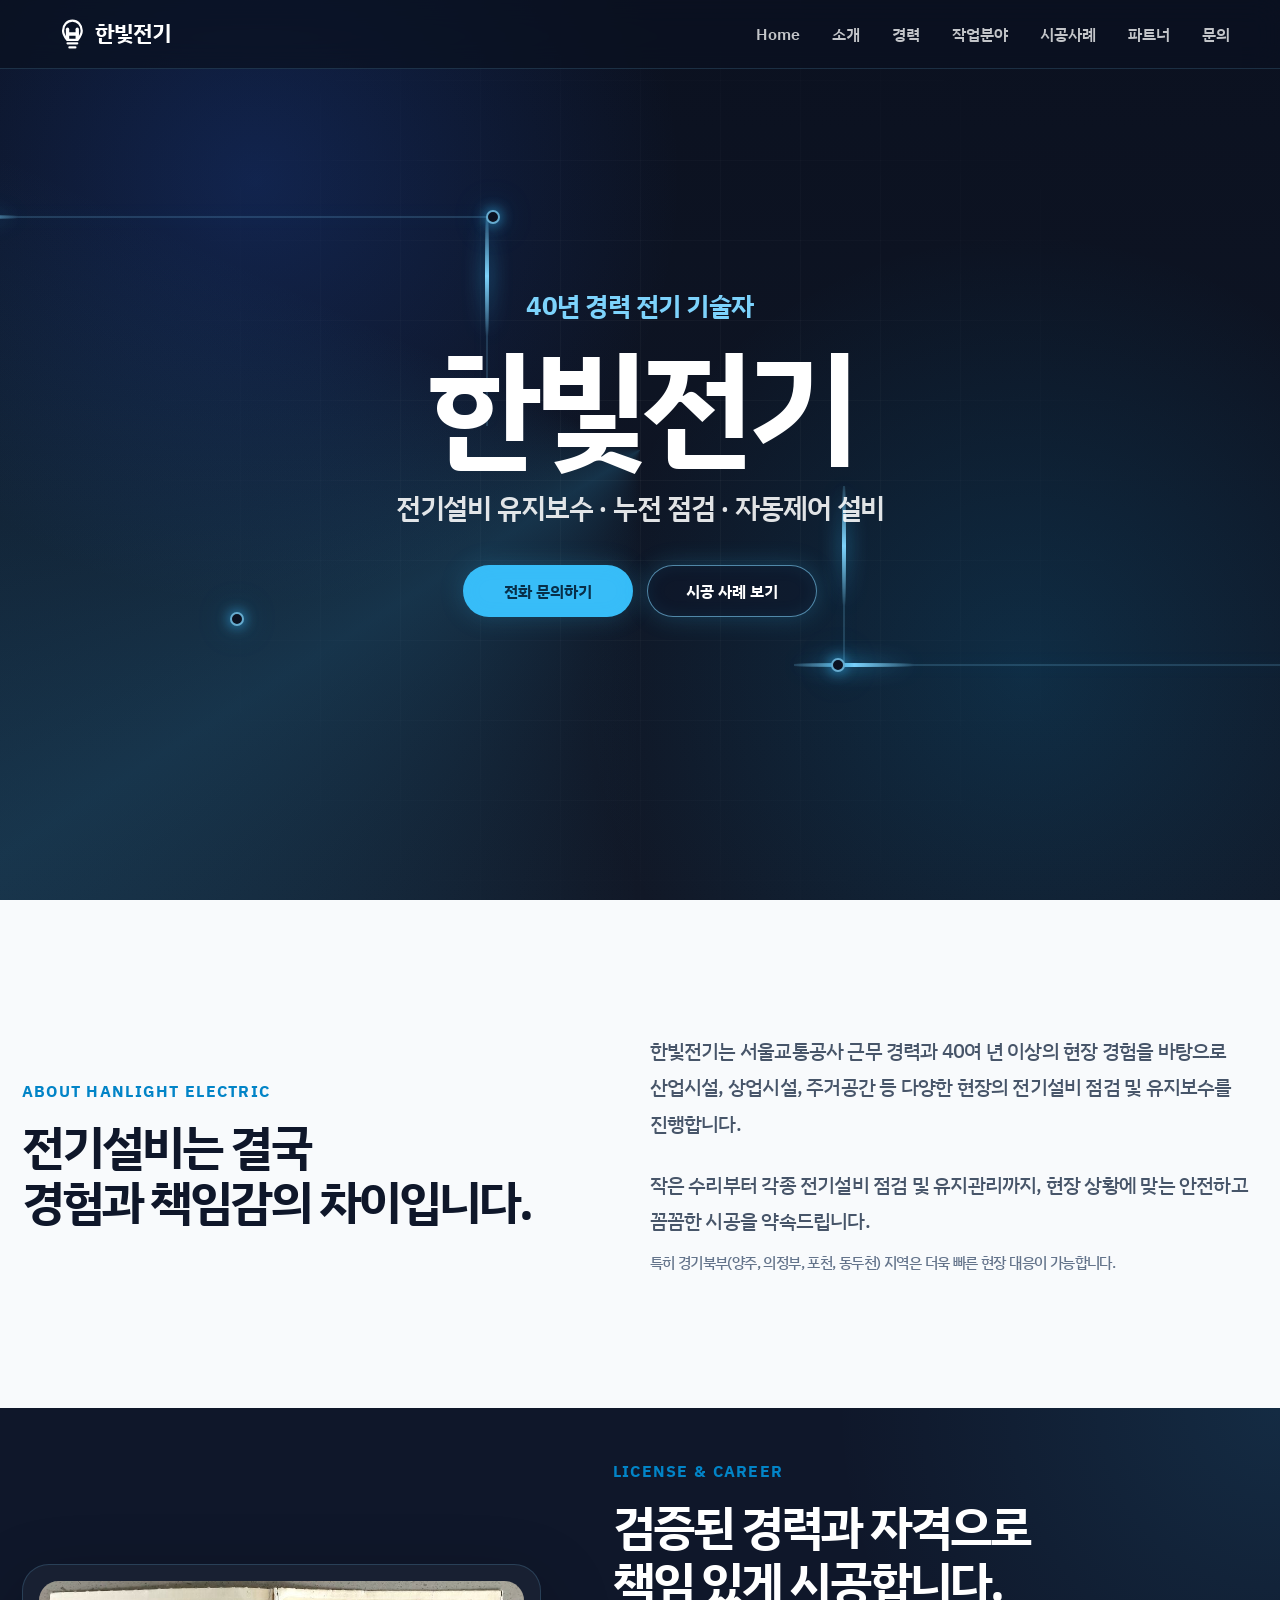
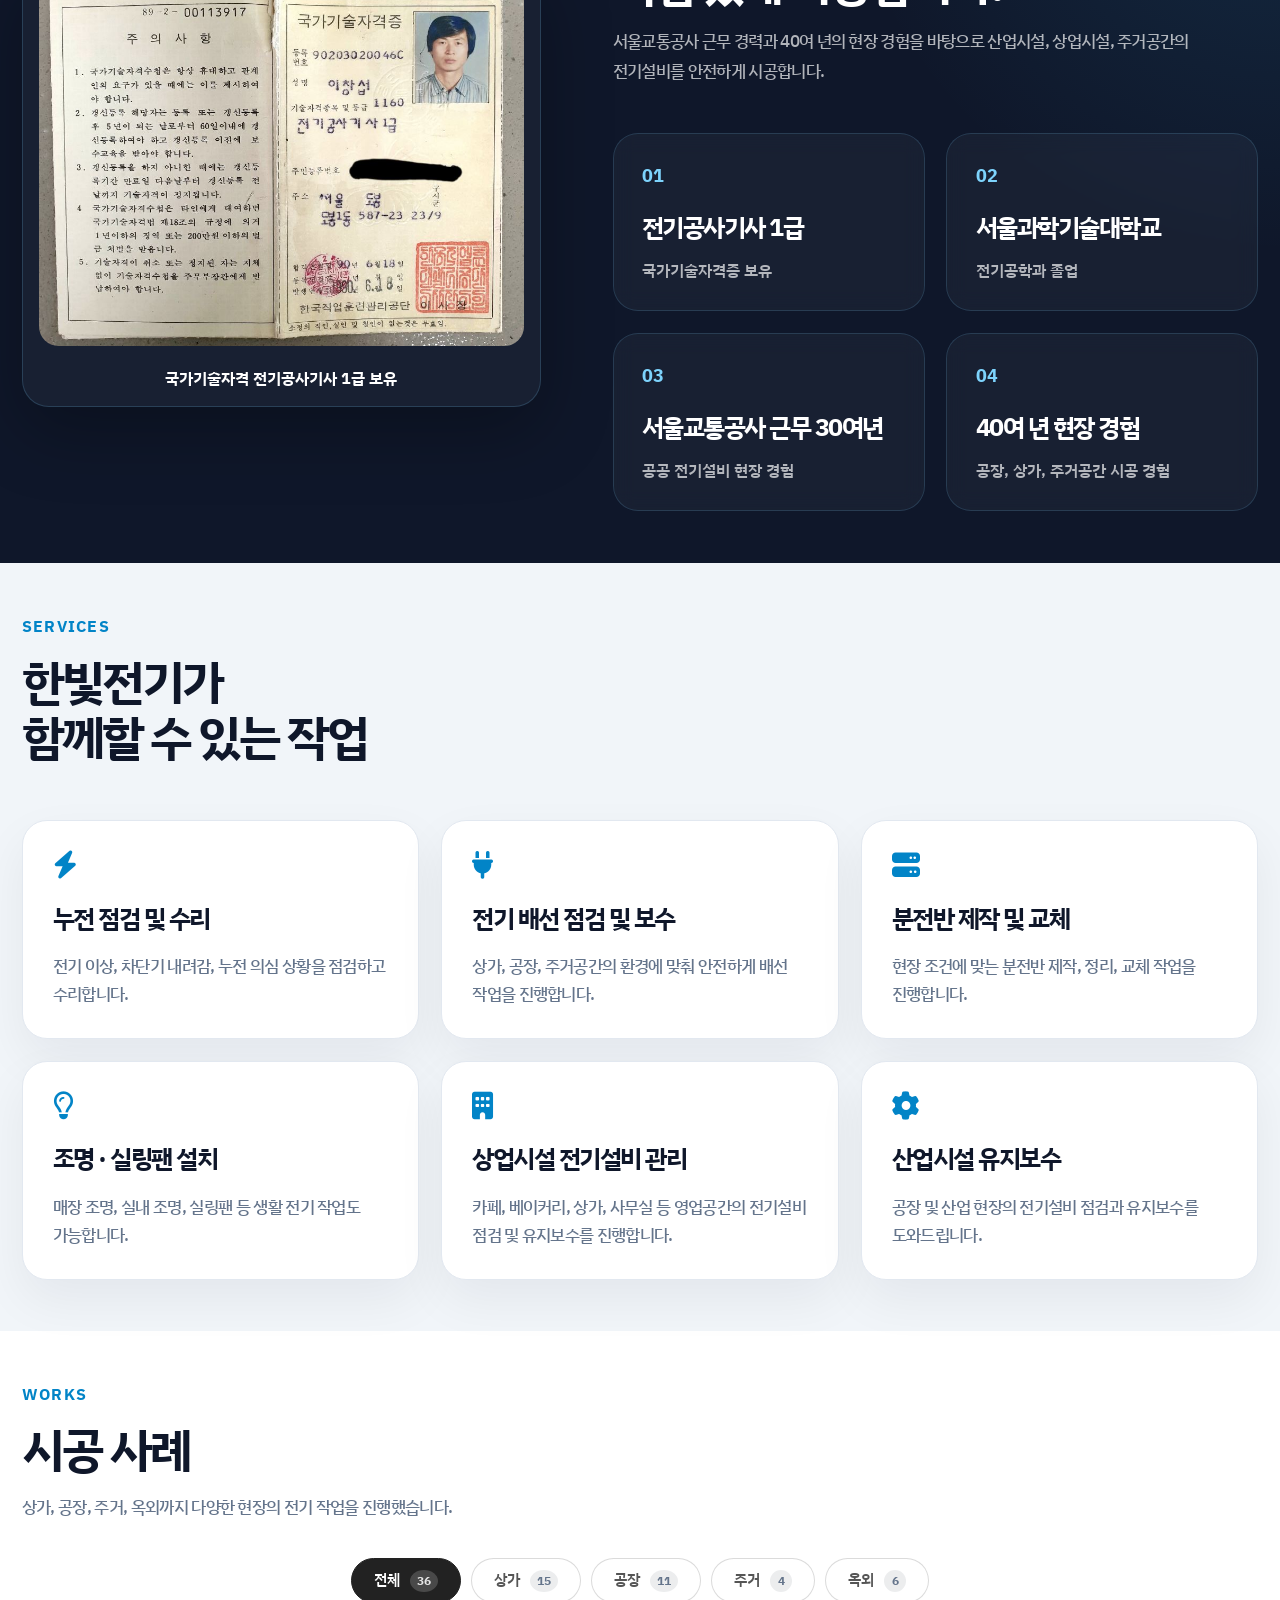
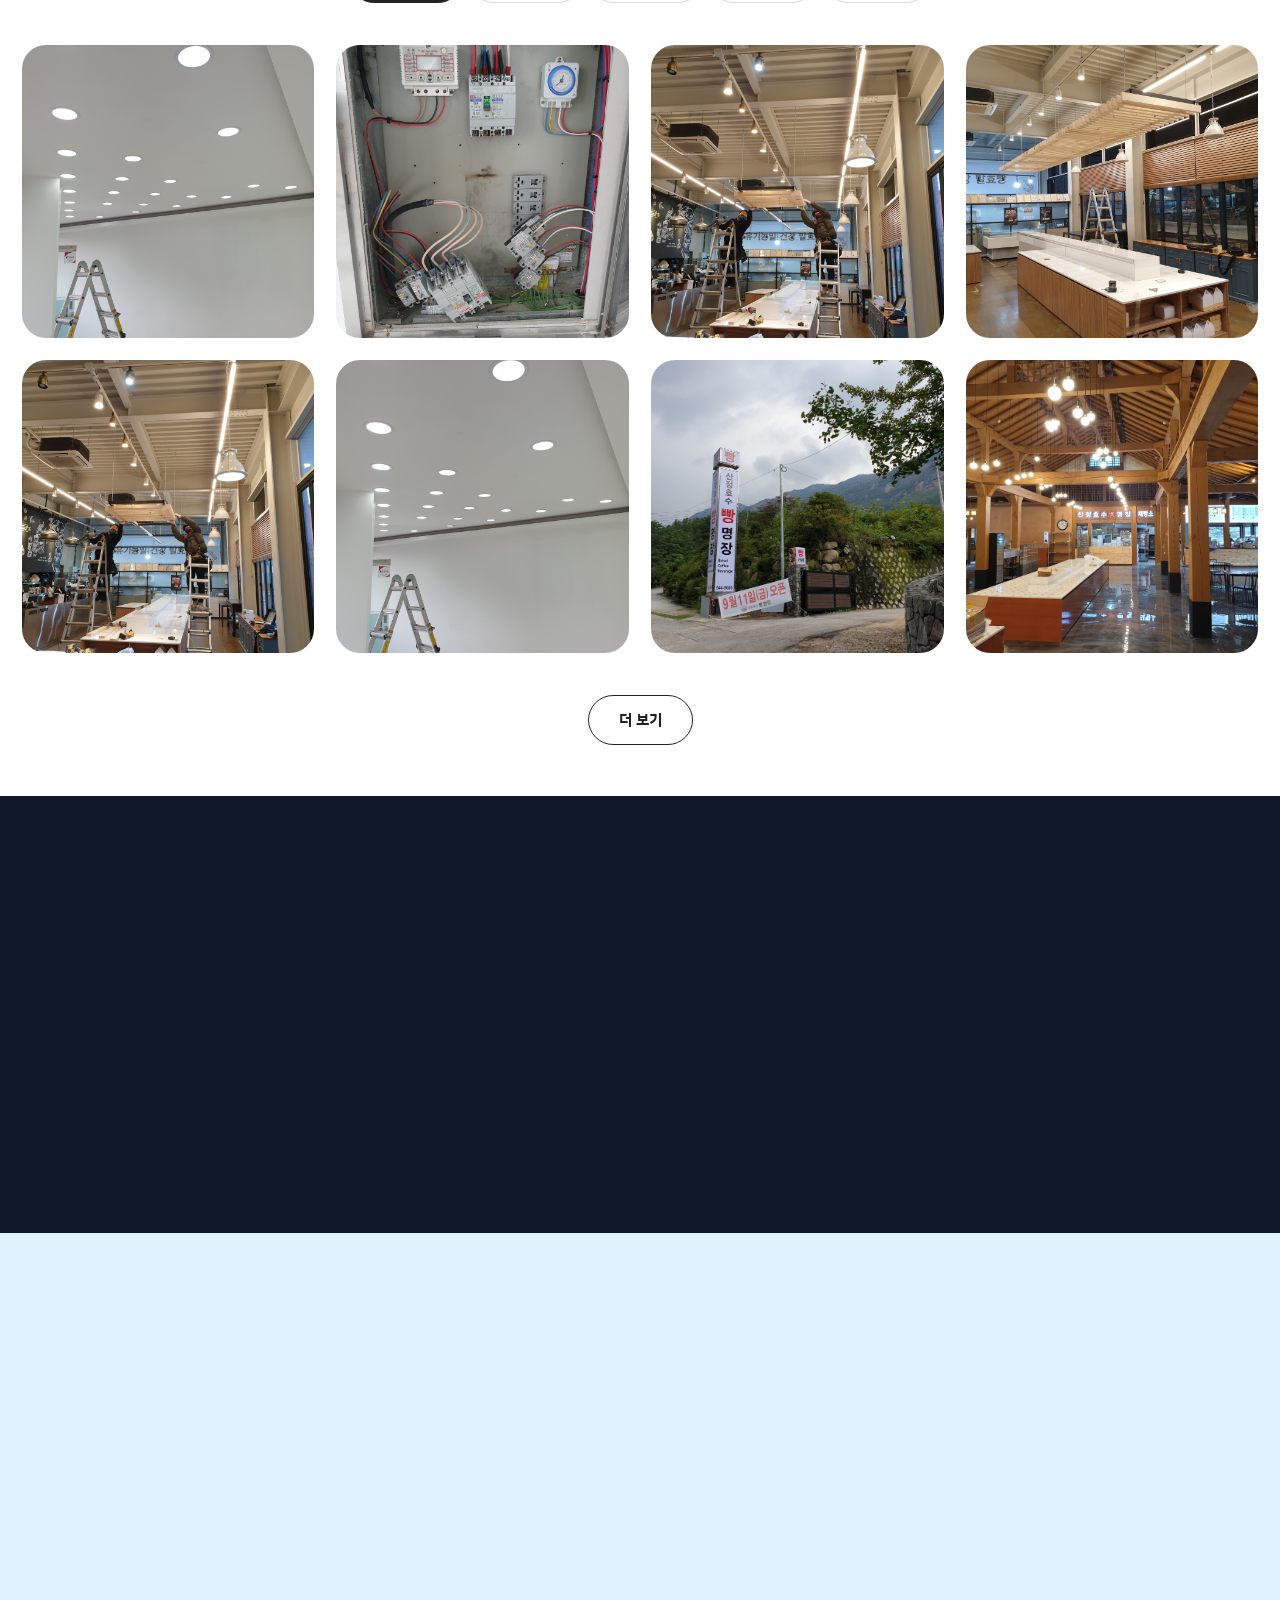
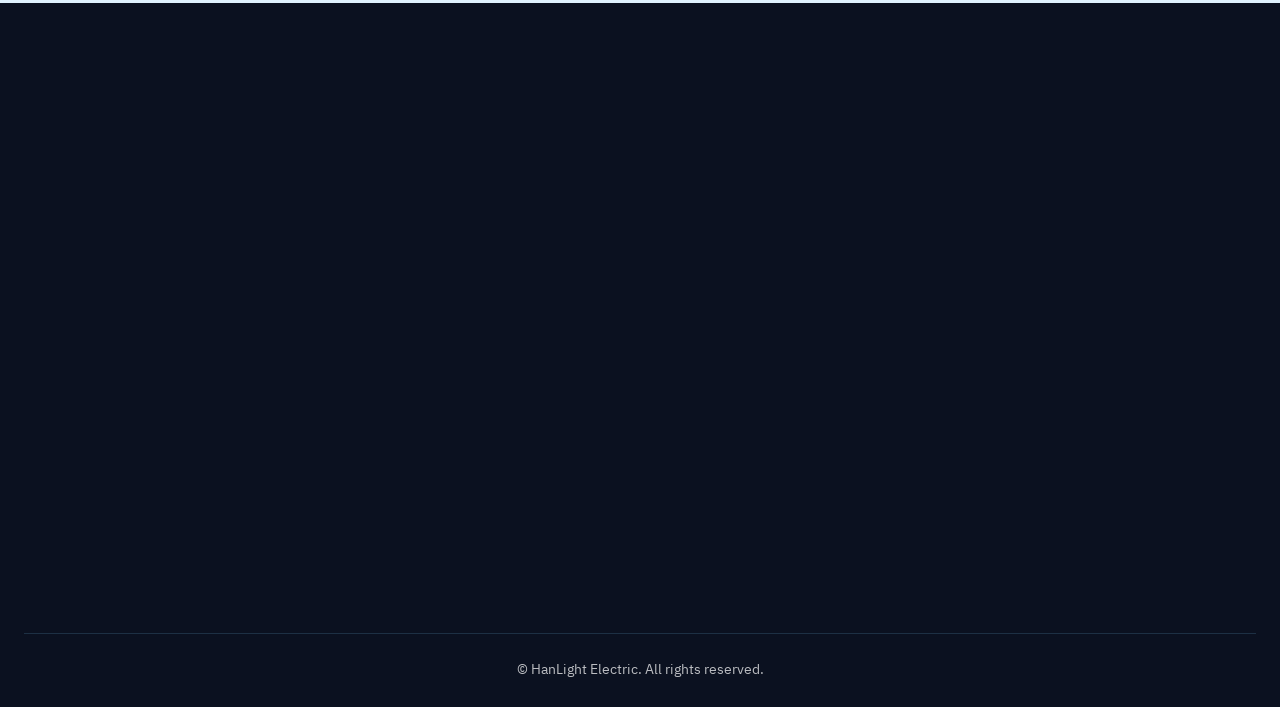
<file: index.html>
<!doctype html>
<html lang="ko">
<head>
<meta charset="UTF-8">
<meta name="viewport" content="width=device-width, initial-scale=1.0">
<!-- <meta name="naver-site-verification" content="e67c6c346690e7067f581355afe168ec14cb3c03" /> -->
<meta name="author" content="한빛전기">
<link rel="icon" href="./favicon.svg" type="image/svg+xml">

<!-- SEO -->
<title>한빛전기 | 양주 전기설비 유지보수 · 누전 점검 · 자동제어 설비</title>
<meta name="description" content="양주 전기설비 유지보수, 누전 점검, 자동제어 설비. 40년 경력의 한빛전기가 안전하고 꼼꼼하게 시공합니다.">
<meta name="keywords" content="한빛전기, 양주 전기설비, 양주 누전 점검, 양주 자동제어 설비, 의정부 전기설비, 동두천 전기설비, 포천 전기설비, 전기설비 유지보수, 누전 점검, 자동제어 설비">
<meta property="og:title" content="한빛전기">
<meta property="og:description" content="전기설비 유지보수 · 누전 점검 · 조명 및 전기수리">
<meta property="og:image" content="https://37daphne21.github.io/hanlight/og.png">
<meta property="og:type" content="website">
<meta property="og:url" content="https://37daphne21.github.io/hanlight/">

<!-- FONT -->
<link rel="stylesheet" href="https://cdnjs.cloudflare.com/ajax/libs/font-awesome/6.7.2/css/all.min.css">
<link rel="preconnect" href="https://fonts.googleapis.com">
<link rel="preconnect" href="https://fonts.gstatic.com" crossorigin>
<link href="https://fonts.googleapis.com/css2?family=IBM+Plex+Sans+KR:wght@300;400;500;600;700&display=swap" rel="stylesheet">

<!-- External Link -->
<link rel="stylesheet" href="./css/style.css">
<script src="./js/main.js" defer></script>
</head>
<body>
  <!-- Header -->
  <header class="header">
    <div class="header__inner">
      <a href="#hero" class="header__logo">
        <span class="logo">
          <!-- 한빛전기 로고 SVG -->
          <svg class="hanlight-logo" viewBox="0 0 120 120" xmlns="http://www.w3.org/2000/svg" aria-label="한빛전기 로고" role="img">
            <g fill="none" stroke="currentColor" stroke-linecap="round" stroke-linejoin="round">
              <path d="M35 50c0-15 11-27 25-27s25 12 25 27c0 10.5-5.5 17.5-10.8 24.5H45.8C40.5 67.5 35 60.5 35 50z" stroke-width="6"/>
              <path d="M47 84h26" stroke-width="6"/>
              <path d="M52 95h16" stroke-width="6"/>
              <path d="M47 46v26" stroke-width="9"/>
              <path d="M73 46v26" stroke-width="9"/>
              <path d="M47 59h26" stroke-width="9"/>
            </g>
          </svg>
          <!-- //한빛전기 로고 SVG -->
        </span>
        <span class="logo-title">한빛전기</span>
      </a>

      <button type="button" class="header__menu-button" aria-label="메뉴 열기">
        <span></span>
        <span></span>
        <span></span>
      </button>

      <nav class="header__nav">
        <a href="#hero">Home</a>
        <a href="#about">소개</a>
        <a href="#career">경력</a>
        <a href="#service">작업분야</a>
        <a href="#works">시공사례</a>
        <a href="#partner">파트너</a>
        <a href="#contact">문의</a>
      </nav>
    </div>
  </header>

  <main>
    <!-- Hero -->
    <section id="hero" class="hero">
      <div class="hero__circuit">
        <span class="hero__line hero__line--1"></span>
        <span class="hero__line hero__line--2"></span>
        <span class="hero__line hero__line--3"></span>
        <span class="hero__line hero__line--4"></span>
        <span class="hero__node hero__node--1"></span>
        <span class="hero__node hero__node--2"></span>
        <span class="hero__node hero__node--3"></span>
      </div>

      <div class="hero__content">
        <p class="hero__eyebrow">40년 경력 전기 기술자</p>
        <h1 class="hero__title">한빛전기
          <span class="hero__text">전기설비 유지보수 · 누전 점검 · 자동제어 설비</span>
        </h1>

        <div class="hero__button-wrap">
          <a href="tel:01052481468" class="hero__button hero__button--primary">전화 문의하기</a>
          <a href="#works" class="hero__button hero__button--secondary">시공 사례 보기</a>
        </div>
      </div>
    </section>

    <!-- About -->
    <section id="about" class="about">
      <div class="inner about__inner">
        <div class="about__content reveal">
          <div class="section-heading">
            <p class="section-heading__eyebrow">About HanLight Electric</p>
            <h2 class="section-heading__title">전기설비는 결국<br>경험과 책임감의 차이입니다.</h2>
          </div>

          <div class="about__text">
            <p>
              한빛전기는 서울교통공사 근무 경력과 40여 년 이상의 현장 경험을 바탕으로
              산업시설, 상업시설, 주거공간 등 다양한 현장의 전기설비 점검 및 유지보수를 진행합니다.
            </p>
            <p>
              작은 수리부터 각종 전기설비 점검 및 유지관리까지, 현장 상황에 맞는 안전하고 꼼꼼한 시공을 약속드립니다.
            </p>
            <p class="section-heading__disclaimer">
              특히 경기북부(양주, 의정부, 포천, 동두천) 지역은 더욱 빠른 현장 대응이 가능합니다.
            </p>
          </div>
        </div>
      </div>
    </section>

    <!-- Career -->
    <section id="career" class="career">
      <div class="inner career__inner">
        <div class="career__wrap">
          <div class="career__license reveal">
            <img src="./images/license.jpg" alt="한빛전기 전기공사기사 1급 자격증">
            <p>국가기술자격 전기공사기사 1급 보유</p>
          </div>

          <div class="career__content reveal">
            <div class="section-heading">
              <p class="section-heading__eyebrow">License & Career</p>
              <h2 class="section-heading__title">검증된 경력과 자격으로<br>책임 있게 시공합니다.</h2>
              <p class="section-heading__desc">
                서울교통공사 근무 경력과 40여 년의 현장 경험을 바탕으로
                산업시설, 상업시설, 주거공간의 전기설비를 안전하게 시공합니다.
              </p>
            </div>

            <ul class="career__grid">
              <li class="career__item">
                <article class="career__card">
                  <span class="career__number">01</span>
                  <h3>전기공사기사 1급</h3>
                  <p>국가기술자격증 보유</p>
                </article>
              </li>

              <li class="career__item">
                <article class="career__card">
                  <span class="career__number">02</span>
                  <h3>서울과학기술대학교</h3>
                  <p>전기공학과 졸업</p>
                </article>
              </li>

              <li class="career__item">
                <article class="career__card">
                  <span class="career__number">03</span>
                  <h3>서울교통공사 근무 30여년</h3>
                  <p>공공 전기설비 현장 경험</p>
                </article>
              </li>

              <li class="career__item">
                <article class="career__card">
                  <span class="career__number">04</span>
                  <h3>40여 년 현장 경험</h3>
                  <p>공장, 상가, 주거공간 시공 경험</p>
                </article>
              </li>
            </ul>
          </div>
        </div>
      </div>
    </section>

    <!-- Service -->
    <section id="service" class="service">
      <div class="inner service__inner">
        <div class="service__content">
          <div class="section-heading reveal">
            <p class="section-heading__eyebrow">Services</p>
            <h2 class="section-heading__title">한빛전기가<br>함께할 수 있는 작업</h2>
          </div>

          <ul class="service__grid reveal">
            <li class="service__item">
              <article class="service__card">
                <span class="service__icon" aria-hidden="true"><i class="fa-solid fa-bolt"></i></span>
                <h3>누전 점검 및 수리</h3>
                <p>전기 이상, 차단기 내려감, 누전 의심 상황을 점검하고 수리합니다.</p>
              </article>
            </li>

            <li class="service__item">
              <article class="service__card">
                <span class="service__icon" aria-hidden="true"><i class="fa-solid fa-plug"></i></span>
                <h3>전기 배선 점검 및 보수</h3>
                <p>상가, 공장, 주거공간의 환경에 맞춰 안전하게 배선 작업을 진행합니다.</p>
              </article>
            </li>

            <li class="service__item">
              <article class="service__card">
                <span class="service__icon" aria-hidden="true"><i class="fa-solid fa-server"></i></span>
                <h3>분전반 제작 및 교체</h3>
                <p>현장 조건에 맞는 분전반 제작, 정리, 교체 작업을 진행합니다.</p>
              </article>
            </li>

            <li class="service__item">
              <article class="service__card">
                <span class="service__icon" aria-hidden="true"><i class="fa-regular fa-lightbulb"></i></span>
                <h3>조명 · 실링팬 설치</h3>
                <p>매장 조명, 실내 조명, 실링팬 등 생활 전기 작업도 가능합니다.</p>
              </article>
            </li>

            <li class="service__item">
              <article class="service__card">
                <span class="service__icon" aria-hidden="true"><i class="fa-solid fa-building"></i></span>
                <h3>상업시설 전기설비 관리</h3>
                <p>카페, 베이커리, 상가, 사무실 등 영업공간의 전기설비 점검 및 유지보수를 진행합니다.</p>
              </article>
            </li>

            <li class="service__item">
              <article class="service__card">
                <span class="service__icon" aria-hidden="true"><i class="fa-solid fa-gear"></i></span>
                <h3>산업시설 유지보수</h3>
                <p>공장 및 산업 현장의 전기설비 점검과 유지보수를 도와드립니다.</p>
              </article>
            </li>
          </ul>
        </div>
      </div>
    </section>

    <!-- Works -->
    <section id="works" class="works">
      <div class="inner works__inner">
        <div class="works__content">
          <div class="section-heading reveal">
            <p class="section-heading__eyebrow">WORKS</p>
            <h2 class="section-heading__title">시공 사례</h2>
            <p class="section-heading__desc">상가, 공장, 주거, 옥외까지 다양한 현장의 전기 작업을 진행했습니다.</p>
          </div>

          <div class="works__tabs reveal" aria-label="시공 사례 분류">
            <button type="button" class="works__tab is-active" data-filter="all">전체 <span class="works__tab-count"></span></button>
            <button type="button" class="works__tab" data-filter="store">상가 <span class="works__tab-count"></span></button>
            <button type="button" class="works__tab" data-filter="factory">공장 <span class="works__tab-count"></span></button>
            <button type="button" class="works__tab" data-filter="home">주거 <span class="works__tab-count"></span></button>
            <button type="button" class="works__tab" data-filter="outdoor">옥외 <span class="works__tab-count"></span></button>
          </div>

          <ul class="works__grid reveal">
            <li class="works__item" data-category="store">
              <button type="button" class="works__card" data-title="상가 전기 시공" data-desc="조명 및 전기 배선 작업" data-image="./images/projects/store001.jpg">
                <span class="works__thumb"><img src="./images/projects/store001.jpg" alt="상가 전기 시공 현장 사진"></span>
                <span class="works__overlay"><strong>상가 전기 시공</strong><em>조명 및 전기 배선 작업</em><span>자세히 보기</span></span>
              </button>
            </li>
            <li class="works__item" data-category="store">
              <button type="button" class="works__card" data-title="상가 전기 시공" data-desc="매장 전기 설비 작업" data-image="./images/projects/store002.jpg">
                <span class="works__thumb"><img src="./images/projects/store002.jpg" alt="상가 전기 설비 작업 현장 사진"></span>
                <span class="works__overlay"><strong>상가 전기 시공</strong><em>매장 전기 설비 작업</em><span>자세히 보기</span></span>
              </button>
            </li>
            <li class="works__item" data-category="store">
              <button type="button" class="works__card" data-title="상가 조명 작업" data-desc="실내 조명 및 간접등 작업" data-image="./images/projects/store003.jpg">
                <span class="works__thumb"><img src="./images/projects/store003.jpg" alt="상가 조명 작업 현장 사진"></span>
                <span class="works__overlay"><strong>상가 조명 작업</strong><em>실내 조명 및 간접등 작업</em><span>자세히 보기</span></span>
              </button>
            </li>
            <li class="works__item" data-category="store">
              <button type="button" class="works__card" data-title="상가 배선 작업" data-desc="전원 배선 및 점검 작업" data-image="./images/projects/store004.jpg">
                <span class="works__thumb"><img src="./images/projects/store004.jpg" alt="상가 배선 작업 현장 사진"></span>
                <span class="works__overlay"><strong>상가 배선 작업</strong><em>전원 배선 및 점검 작업</em><span>자세히 보기</span></span>
              </button>
            </li>
            <li class="works__item" data-category="store">
              <button type="button" class="works__card" data-title="매장 전기 작업" data-desc="콘센트 및 조명 전원 작업" data-image="./images/projects/store005.jpg">
                <span class="works__thumb"><img src="./images/projects/store005.jpg" alt="매장 전기 작업 현장 사진"></span>
                <span class="works__overlay"><strong>매장 전기 작업</strong><em>콘센트 및 조명 전원 작업</em><span>자세히 보기</span></span>
              </button>
            </li>
            <li class="works__item" data-category="store">
              <button type="button" class="works__card" data-title="상가 전기 점검" data-desc="전기 설비 점검 및 보수" data-image="./images/projects/store006.jpg">
                <span class="works__thumb"><img src="./images/projects/store006.jpg" alt="상가 전기 점검 현장 사진"></span>
                <span class="works__overlay"><strong>상가 전기 점검</strong><em>전기 설비 점검 및 보수</em><span>자세히 보기</span></span>
              </button>
            </li>
            <li class="works__item" data-category="store">
              <button type="button" class="works__card" data-title="상업공간 전기 시공" data-desc="상업공간 전기 배선 작업" data-image="./images/projects/store007.jpg">
                <span class="works__thumb"><img src="./images/projects/store007.jpg" alt="상업공간 전기 시공 현장 사진"></span>
                <span class="works__overlay"><strong>상업공간 전기 시공</strong><em>상업공간 전기 배선 작업</em><span>자세히 보기</span></span>
              </button>
            </li>
            <li class="works__item" data-category="store">
              <button type="button" class="works__card" data-title="상가 조명 교체" data-desc="조명 교체 및 전원 연결" data-image="./images/projects/store008.jpg">
                <span class="works__thumb"><img src="./images/projects/store008.jpg" alt="상가 조명 교체 현장 사진"></span>
                <span class="works__overlay"><strong>상가 조명 교체</strong><em>조명 교체 및 전원 연결</em><span>자세히 보기</span></span>
              </button>
            </li>
            <li class="works__item" data-category="store">
              <button type="button" class="works__card" data-title="매장 전기 보수" data-desc="전기 배선 보수 작업" data-image="./images/projects/store009.jpg">
                <span class="works__thumb"><img src="./images/projects/store009.jpg" alt="매장 전기 보수 현장 사진"></span>
                <span class="works__overlay"><strong>매장 전기 보수</strong><em>전기 배선 보수 작업</em><span>자세히 보기</span></span>
              </button>
            </li>
            <li class="works__item" data-category="store">
              <button type="button" class="works__card" data-title="상가 전원 작업" data-desc="전원 연결 및 전기 설비 작업" data-image="./images/projects/store010.jpg">
                <span class="works__thumb"><img src="./images/projects/store010.jpg" alt="상가 전원 작업 현장 사진"></span>
                <span class="works__overlay"><strong>상가 전원 작업</strong><em>전원 연결 및 전기 설비 작업</em><span>자세히 보기</span></span>
              </button>
            </li>
            <li class="works__item" data-category="store">
              <button type="button" class="works__card" data-title="상가 조명 시공" data-desc="공간 조명 및 배선 작업" data-image="./images/projects/store011.jpg">
                <span class="works__thumb"><img src="./images/projects/store011.jpg" alt="상가 조명 시공 현장 사진"></span>
                <span class="works__overlay"><strong>상가 조명 시공</strong><em>공간 조명 및 배선 작업</em><span>자세히 보기</span></span>
              </button>
            </li>
            <li class="works__item" data-category="store">
              <button type="button" class="works__card" data-title="상가 설비 전기 작업" data-desc="전기 설비 및 배선 정리" data-image="./images/projects/store012.jpg">
                <span class="works__thumb"><img src="./images/projects/store012.jpg" alt="상가 설비 전기 작업 현장 사진"></span>
                <span class="works__overlay"><strong>상가 설비 전기 작업</strong><em>전기 설비 및 배선 정리</em><span>자세히 보기</span></span>
              </button>
            </li>
            <li class="works__item" data-category="store">
              <button type="button" class="works__card" data-title="매장 조명 작업" data-desc="매장 조명 설치 및 점검" data-image="./images/projects/store013.jpg">
                <span class="works__thumb"><img src="./images/projects/store013.jpg" alt="매장 조명 작업 현장 사진"></span>
                <span class="works__overlay"><strong>매장 조명 작업</strong><em>매장 조명 설치 및 점검</em><span>자세히 보기</span></span>
              </button>
            </li>
            <li class="works__item" data-category="store">
              <button type="button" class="works__card" data-title="상가 전기 보강" data-desc="전기 배선 보강 및 정비" data-image="./images/projects/store014.jpg">
                <span class="works__thumb"><img src="./images/projects/store014.jpg" alt="상가 전기 보강 현장 사진"></span>
                <span class="works__overlay"><strong>상가 전기 보강</strong><em>전기 배선 보강 및 정비</em><span>자세히 보기</span></span>
              </button>
            </li>
            <li class="works__item" data-category="store">
              <button type="button" class="works__card" data-title="상가 전기 마감" data-desc="전기 작업 마감 및 점검" data-image="./images/projects/store015.jpg">
                <span class="works__thumb"><img src="./images/projects/store015.jpg" alt="상가 전기 마감 현장 사진"></span>
                <span class="works__overlay"><strong>상가 전기 마감</strong><em>전기 작업 마감 및 점검</em><span>자세히 보기</span></span>
              </button>
            </li>

            <li class="works__item" data-category="factory">
              <button type="button" class="works__card" data-title="공장 전기 작업" data-desc="동력 배선 및 분전반 작업" data-image="./images/projects/factory001.jpg">
                <span class="works__thumb"><img src="./images/projects/factory001.jpg" alt="공장 전기 작업 현장 사진"></span>
                <span class="works__overlay"><strong>공장 전기 작업</strong><em>동력 배선 및 분전반 작업</em><span>자세히 보기</span></span>
              </button>
            </li>
            <li class="works__item" data-category="factory">
              <button type="button" class="works__card" data-title="공장 분전반 작업" data-desc="분전반 점검 및 전기 설비 작업" data-image="./images/projects/factory002.jpg">
                <span class="works__thumb"><img src="./images/projects/factory002.jpg" alt="공장 분전반 작업 현장 사진"></span>
                <span class="works__overlay"><strong>공장 분전반 작업</strong><em>분전반 점검 및 전기 설비 작업</em><span>자세히 보기</span></span>
              </button>
            </li>
            <li class="works__item" data-category="factory">
              <button type="button" class="works__card" data-title="공장 배선 작업" data-desc="공장 내부 전기 배선 작업" data-image="./images/projects/factory003.jpg">
                <span class="works__thumb"><img src="./images/projects/factory003.jpg" alt="공장 배선 작업 현장 사진"></span>
                <span class="works__overlay"><strong>공장 배선 작업</strong><em>공장 내부 전기 배선 작업</em><span>자세히 보기</span></span>
              </button>
            </li>
            <li class="works__item" data-category="factory">
              <button type="button" class="works__card" data-title="공장 전원 작업" data-desc="설비 전원 연결 작업" data-image="./images/projects/factory004.jpg">
                <span class="works__thumb"><img src="./images/projects/factory004.jpg" alt="공장 전원 작업 현장 사진"></span>
                <span class="works__overlay"><strong>공장 전원 작업</strong><em>설비 전원 연결 작업</em><span>자세히 보기</span></span>
              </button>
            </li>
            <li class="works__item" data-category="factory">
              <button type="button" class="works__card" data-title="공장 설비 전기" data-desc="기계 설비 전기 작업" data-image="./images/projects/factory005.jpg">
                <span class="works__thumb"><img src="./images/projects/factory005.jpg" alt="공장 설비 전기 작업 현장 사진"></span>
                <span class="works__overlay"><strong>공장 설비 전기</strong><em>기계 설비 전기 작업</em><span>자세히 보기</span></span>
              </button>
            </li>
            <li class="works__item" data-category="factory">
              <button type="button" class="works__card" data-title="공장 전기 점검" data-desc="전기 설비 점검 및 보수" data-image="./images/projects/factory006.jpg">
                <span class="works__thumb"><img src="./images/projects/factory006.jpg" alt="공장 전기 점검 현장 사진"></span>
                <span class="works__overlay"><strong>공장 전기 점검</strong><em>전기 설비 점검 및 보수</em><span>자세히 보기</span></span>
              </button>
            </li>
            <li class="works__item" data-category="factory">
              <button type="button" class="works__card" data-title="산업 현장 전기 작업" data-desc="산업 설비 전기 작업" data-image="./images/projects/factory007.jpg">
                <span class="works__thumb"><img src="./images/projects/factory007.jpg" alt="산업 현장 전기 작업 사진"></span>
                <span class="works__overlay"><strong>산업 현장 전기 작업</strong><em>산업 설비 전기 작업</em><span>자세히 보기</span></span>
              </button>
            </li>
            <li class="works__item" data-category="factory">
              <button type="button" class="works__card" data-title="공장 전기 보수" data-desc="전기 배선 보수 및 정리" data-image="./images/projects/factory008.jpg">
                <span class="works__thumb"><img src="./images/projects/factory008.jpg" alt="공장 전기 보수 현장 사진"></span>
                <span class="works__overlay"><strong>공장 전기 보수</strong><em>전기 배선 보수 및 정리</em><span>자세히 보기</span></span>
              </button>
            </li>
            <li class="works__item" data-category="factory">
              <button type="button" class="works__card" data-title="공장 전기 시공" data-desc="공장 전기 설비 시공" data-image="./images/projects/factory009.jpg">
                <span class="works__thumb"><img src="./images/projects/factory009.jpg" alt="공장 전기 시공 현장 사진"></span>
                <span class="works__overlay"><strong>공장 전기 시공</strong><em>공장 전기 설비 시공</em><span>자세히 보기</span></span>
              </button>
            </li>
            <li class="works__item" data-category="factory">
              <button type="button" class="works__card" data-title="공장 배전 작업" data-desc="배전 설비 및 전원 작업" data-image="./images/projects/factory010.jpg">
                <span class="works__thumb"><img src="./images/projects/factory010.jpg" alt="공장 배전 작업 현장 사진"></span>
                <span class="works__overlay"><strong>공장 배전 작업</strong><em>배전 설비 및 전원 작업</em><span>자세히 보기</span></span>
              </button>
            </li>
            <li class="works__item" data-category="factory">
              <button type="button" class="works__card" data-title="공장 전기 마감" data-desc="전기 작업 마감 및 안전 점검" data-image="./images/projects/factory011.jpg">
                <span class="works__thumb"><img src="./images/projects/factory011.jpg" alt="공장 전기 마감 현장 사진"></span>
                <span class="works__overlay"><strong>공장 전기 마감</strong><em>전기 작업 마감 및 안전 점검</em><span>자세히 보기</span></span>
              </button>
            </li>

            <li class="works__item" data-category="home">
              <button type="button" class="works__card" data-title="주거 전기 작업" data-desc="조명 및 콘센트 점검 작업" data-image="./images/projects/indoor001.jpg">
                <span class="works__thumb"><img src="./images/projects/indoor001.jpg" alt="주거 전기 작업 현장 사진"></span>
                <span class="works__overlay"><strong>주거 전기 작업</strong><em>조명 및 콘센트 점검 작업</em><span>자세히 보기</span></span>
              </button>
            </li>
            <li class="works__item" data-category="home">
              <button type="button" class="works__card" data-title="주거 조명 교체" data-desc="실내 조명 교체 작업" data-image="./images/projects/indoor002.jpg">
                <span class="works__thumb"><img src="./images/projects/indoor002.jpg" alt="주거 조명 교체 현장 사진"></span>
                <span class="works__overlay"><strong>주거 조명 교체</strong><em>실내 조명 교체 작업</em><span>자세히 보기</span></span>
              </button>
            </li>
            <li class="works__item" data-category="home">
              <button type="button" class="works__card" data-title="주거 센서등 작업" data-desc="센서등 설치 및 전기 작업" data-image="./images/projects/indoor003.jpg">
                <span class="works__thumb"><img src="./images/projects/indoor003.jpg" alt="주거 센서등 작업 현장 사진"></span>
                <span class="works__overlay"><strong>주거 센서등 작업</strong><em>센서등 설치 및 전기 작업</em><span>자세히 보기</span></span>
              </button>
            </li>
            <li class="works__item" data-category="home">
              <button type="button" class="works__card" data-title="주거 전기 보수" data-desc="가정 전기 점검 및 보수" data-image="./images/projects/indoor004.jpg">
                <span class="works__thumb"><img src="./images/projects/indoor004.jpg" alt="주거 전기 보수 현장 사진"></span>
                <span class="works__overlay"><strong>주거 전기 보수</strong><em>가정 전기 점검 및 보수</em><span>자세히 보기</span></span>
              </button>
            </li>

            <li class="works__item" data-category="outdoor">
              <button type="button" class="works__card" data-title="옥외 전기 작업" data-desc="외부 전원 및 조명 작업" data-image="./images/projects/outdoor001.jpg">
                <span class="works__thumb"><img src="./images/projects/outdoor001.jpg" alt="옥외 전기 작업 현장 사진"></span>
                <span class="works__overlay"><strong>옥외 전기 작업</strong><em>외부 전원 및 조명 작업</em><span>자세히 보기</span></span>
              </button>
            </li>
            <li class="works__item" data-category="outdoor">
              <button type="button" class="works__card" data-title="옥외 조명 작업" data-desc="외부 조명 설치 및 점검" data-image="./images/projects/outdoor002.jpg">
                <span class="works__thumb"><img src="./images/projects/outdoor002.jpg" alt="옥외 조명 작업 현장 사진"></span>
                <span class="works__overlay"><strong>옥외 조명 작업</strong><em>외부 조명 설치 및 점검</em><span>자세히 보기</span></span>
              </button>
            </li>
            <li class="works__item" data-category="outdoor">
              <button type="button" class="works__card" data-title="외부 전원 작업" data-desc="외부 전원 연결 작업" data-image="./images/projects/outdoor003.jpg">
                <span class="works__thumb"><img src="./images/projects/outdoor003.jpg" alt="외부 전원 작업 현장 사진"></span>
                <span class="works__overlay"><strong>외부 전원 작업</strong><em>외부 전원 연결 작업</em><span>자세히 보기</span></span>
              </button>
            </li>
            <li class="works__item" data-category="outdoor">
              <button type="button" class="works__card" data-title="옥외 배선 작업" data-desc="외부 배선 및 정리 작업" data-image="./images/projects/outdoor004.jpg">
                <span class="works__thumb"><img src="./images/projects/outdoor004.jpg" alt="옥외 배선 작업 현장 사진"></span>
                <span class="works__overlay"><strong>옥외 배선 작업</strong><em>외부 배선 및 정리 작업</em><span>자세히 보기</span></span>
              </button>
            </li>
            <li class="works__item" data-category="outdoor">
              <button type="button" class="works__card" data-title="옥외 전기 보수" data-desc="외부 전기 설비 보수" data-image="./images/projects/outdoor005.jpg">
                <span class="works__thumb"><img src="./images/projects/outdoor005.jpg" alt="옥외 전기 보수 현장 사진"></span>
                <span class="works__overlay"><strong>옥외 전기 보수</strong><em>외부 전기 설비 보수</em><span>자세히 보기</span></span>
              </button>
            </li>
            <li class="works__item" data-category="outdoor">
              <button type="button" class="works__card" data-title="옥외 전기 시공" data-desc="외부 전기 시공 및 점검" data-image="./images/projects/outdoor006.jpg">
                <span class="works__thumb"><img src="./images/projects/outdoor006.jpg" alt="옥외 전기 시공 현장 사진"></span>
                <span class="works__overlay"><strong>옥외 전기 시공</strong><em>외부 전기 시공 및 점검</em><span>자세히 보기</span></span>
              </button>
            </li>
          </ul>

          <button type="button" class="works__more">더 보기</button>
        </div>
      </div>

      <div class="works-modal" aria-hidden="true">
        <div class="works-modal__dim"></div>
        <div class="works-modal__content" role="dialog" aria-modal="true" aria-label="시공 사례 이미지 확대">
          <button type="button" class="works-modal__close" aria-label="닫기"></button>
          <button type="button" class="works-modal__arrow works-modal__arrow--prev" aria-label="이전 시공 사례"></button>
          <figure class="works-modal__figure">
            <img src="./images/projects/store001.jpg" alt="상가 전기 시공 현장 사진">
            <figcaption>
              <strong>상가 전기 시공</strong>
              <span>조명 및 전기 배선 작업</span>
            </figcaption>
          </figure>
          <button type="button" class="works-modal__arrow works-modal__arrow--next" aria-label="다음 시공 사례"></button>
        </div>
      </div>
    </section>

    <!-- Partner -->
    <section id="partner" class="partner">
      <div class="inner partner__inner">
        <div class="partner__content reveal">
          <div class="section-heading">
            <p class="section-heading__eyebrow">Partner</p>
            <h2 class="section-heading__title">인테리어 시공도<br>함께 상담 가능합니다.</h2>
            <p class="section-heading__desc">
              전기설비 작업 외에도 인테리어 시공이 필요한 경우,<br>
              오랜 기간 협업 중인 인테리어 업체와 함께 현장 상황에 맞춰 상담을 도와드립니다.
            </p>
          </div>
          <div class="partner__card">
            <strong>협력 인테리어 업체</strong>
            <span>주거공간 · 상업공간 · 리모델링</span>
          </div>
        </div>
      </div>
    </section>

    <!-- Contact -->
    <section id="contact" class="contact">
      <div class="inner contact__inner">
        <div class="contact__content reveal">
          <div class="section-heading">
            <p class="section-heading__eyebrow">Contact</p>
            <h2 class="section-heading__title">전기설비 관련 문의는 전화로 편하게 연락 주세요.</h2>
            <p class="section-heading__desc">상담 가능 시간: 06:00 ~ 21:00 / 평일·주말 상담 가능</p>
          </div>
          <div class="contact__action">
            <a href="tel:01052481468" class="contact__button">전화 문의하기</a>
          </div>
        </div>
      </div>
    </section>
  </main>

  <!-- Footer -->
  <footer class="footer">
    <div class="inner footer__inner">
      <div class="footer__top reveal">
        <div class="footer__brand">
          <strong>한빛전기</strong>
          <p>전기설비 유지보수 · 누전 점검 · 자동제어 설비</p>
          <p class="section-heading__disclaimer">경기북부(양주, 의정부, 포천, 동두천) 지역은 더욱 빠른 현장 대응</p>
        </div>

        <div class="footer__info">
          <dl>
            <div>
              <dt>대표</dt>
              <dd>이창섭</dd>
            </div>
            <div>
              <dt>사업자등록번호</dt>
              <dd>740-52-00505</dd>
            </div>
            <div>
              <dt>전화</dt>
              <dd><a href="tel:01052481468">010-5248-1468</a></dd>
            </div>
            <div>
              <dt>상담시간</dt>
              <dd>06:00 ~ 21:00 / 평일·주말 상담 가능</dd>
            </div>
            <div>
              <dt>주요 활동 지역</dt>
              <dd>양주 · 의정부 · 포천 · 동두천 · 서울</dd>
            </div>
          </dl>
        </div>
      </div>

      <div class="footer__note reveal">
        <strong>딸의 기록</strong>
        <p>
          아버지는 오랜 시간 전기 기술자로 일해오셨지만, 정작 현장 사진은 많이 남아 있지 않았습니다.
          전기일에 집중하느라 기록보다는 늘 현장이 먼저였기 때문입니다.
        </p>
        <p>
          이 홈페이지는 그동안의 경험과 작업들을 조금씩 기록해두기 위해 딸이 직접 만들었습니다.
          아직은 담지 못한 이야기와 현장들이 더 많지만, 앞으로 하나씩 채워나가려 합니다.
        </p>
        <span>한빛전기의 여정에 함께해 주셔서 감사합니다.</span>
      </div>

      <p class="footer__copy">© HanLight Electric. All rights reserved.</p>
    </div>
  </footer>
</body>
</html>
</file>
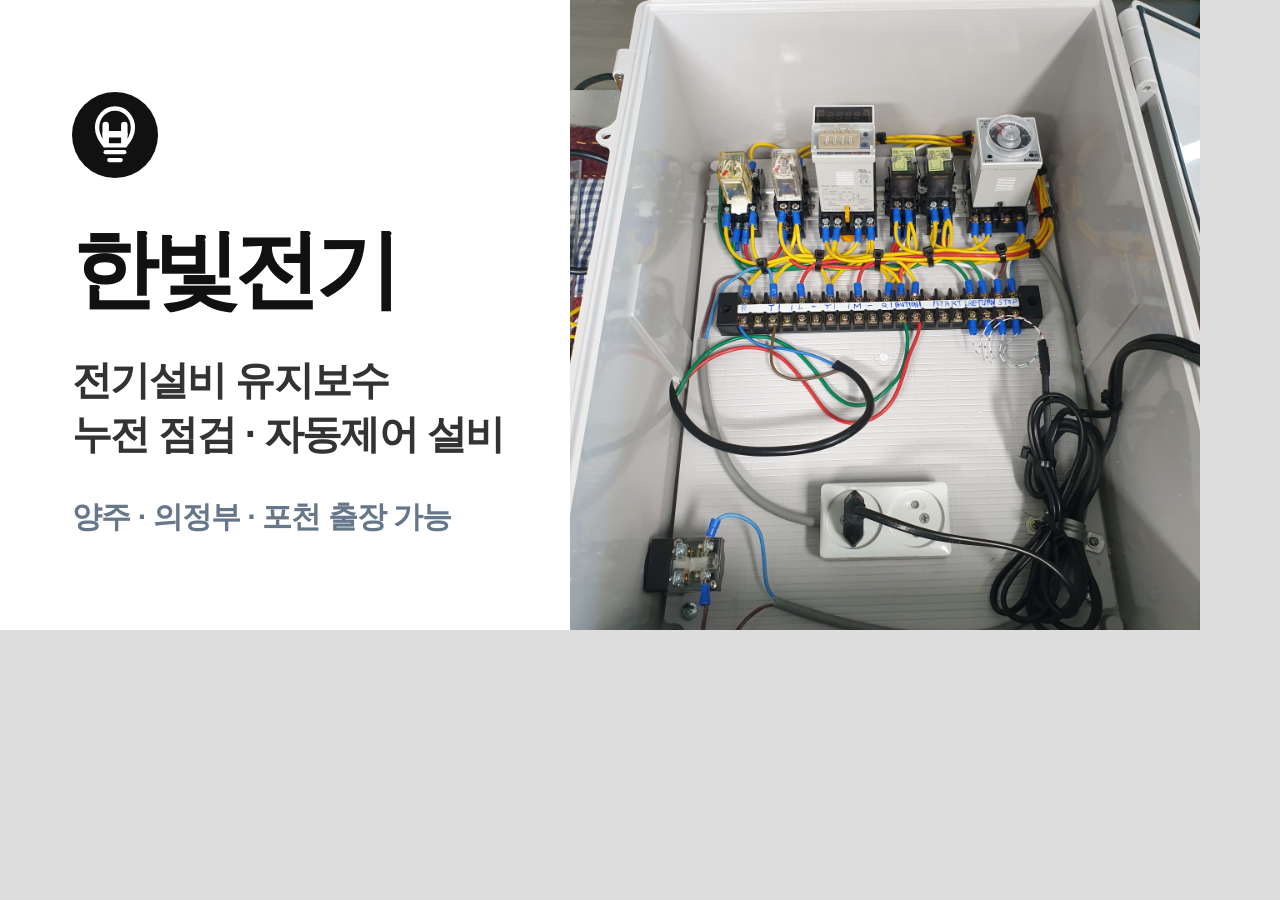
<file: og.html>
<!doctype html>
<html lang="ko">
  <head>
    <meta charset="UTF-8">
    <meta name="viewport" content="width=device-width, initial-scale=1.0">
    <title>한빛전기 OG</title>
    <link rel="stylesheet" href="https://cdnjs.cloudflare.com/ajax/libs/font-awesome/6.5.0/css/all.min.css">
    <style>
      * {
        box-sizing: border-box;
      }

      body {
        margin: 0;
        font-family: "Pretendard", "Noto Sans KR", sans-serif;
        background: #ddd;
      }

      .og {
        display: flex;
        align-items: center;
        justify-content: center;
        width: 1200px;
        height: 630px;
        background: #9fb4c7;
      }

      .og__card {
        overflow: hidden;
        position: relative;
        display: flex;
        flex-direction: column;
        justify-content: center;
        padding: 64px 72px;
        width: 100%;
        height: 100%;
        background: #fff;
      }

      .og__icon {
        display: flex;
        align-items: center;
        justify-content: center;
        margin-bottom: 34px;
        width: 86px;
        height: 86px;
        border-radius: 50%;
        background: #111;
        color: #fff;
        font-size: 42px;
      }

      .og__box {
        display: flex;
      }

      .og__title {
        margin: 0 0 24px;
        color: #111;
        font-size: 86px;
        font-weight: 800;
        letter-spacing: -0.06em;
      }

      .og__desc {
        margin: 0 0 36px;
        color: #333;
        font-size: 40px;
        font-weight: 600;
        line-height: 1.35;
        letter-spacing: -0.04em;
      }

      .og__area {
        margin: 0;
        color: #667789;
        font-size: 30px;
        font-weight: 700;
        letter-spacing: -0.03em;
      }

      .og__img {
        position: absolute;
        top: 0;
        right: 0;
        width: 630px;
        height: 630px;
      }

      .og__img img {
        width: auto;
        height: 100%;
      }
    </style>
  </head>
  <body>
    <div class="og">
      <div class="og__card">
        <div class="og__icon">
          <svg class="hanlight-logo" viewBox="0 0 120 120" xmlns="http://www.w3.org/2000/svg" aria-label="한빛전기 로고" role="img">
            <g fill="none" stroke="currentColor" stroke-linecap="round" stroke-linejoin="round">
              <path d="M35 50c0-15 11-27 25-27s25 12 25 27c0 10.5-5.5 17.5-10.8 24.5H45.8C40.5 67.5 35 60.5 35 50z" stroke-width="6"/>
              <path d="M47 84h26" stroke-width="6"/>
              <path d="M52 95h16" stroke-width="6"/>
              <path d="M47 46v26" stroke-width="9"/>
              <path d="M73 46v26" stroke-width="9"/>
              <path d="M47 59h26" stroke-width="9"/>
            </g>
          </svg>
        </div>
        <div class="og__box">
          <div class="og__text">
            <h1 class="og__title">한빛전기</h1>
            <p class="og__desc">전기설비 유지보수<br>누전 점검 · 자동제어 설비</p>
            <p class="og__area">양주 · 의정부 · 포천 출장 가능</p>
          </div>
          <div class="og__img">
            <img src="./images/projects/factory008.jpg" alt="카카오톡 링크 미리보기 이미지">
          </div>
        </div>
      </div>
    </div>
  </body>
</html>
</file>
<file: css/style.css>
@charset "UTF-8";

/*********************** Reset ***********************/
:root {
  --color-primary: #38bdf8;
  --color-primary-dark: #0284c7;
  --color-text: #0f172a;
  --color-text-light: #64748b;
  --color-bg: #ffffff;
  --color-bg-secondary: #f8fafc;
  --color-navy: #0b1120;
  --color-navy-light: #111827;
  --transition: .3s ease;
}

*, *::before, *::after {
  box-sizing: border-box;
}

html {
  scroll-behavior: smooth;
  scroll-padding-top: clamp(64px, 5.3vw, 76px);
}

body {
  overflow-wrap: break-word;
  min-width: 320px;
  margin: 0;
  background: #fff;
  color: #0f172a;
  font-family: 'IBM Plex Sans KR', sans-serif;
  font-size: 16px;
  font-weight: 400;
  line-height: 1.5;
  word-break: keep-all;
}

h1, h2, h3, h4, h5, h6, p, figure, blockquote {
  margin: 0;
}

ul, ol {
  margin: 0;
  padding: 0;
  list-style: none;
}

a {
  color: inherit;
  text-decoration: none;
}

button, input, textarea, select {
  font: inherit;
}

button {
  padding: 0;
  border: 0;
  background: none;
  cursor: pointer;
}

img, svg, video {
  display: block;
  max-width: 100%;
}

table {
  border-collapse: collapse;
  border-spacing: 0;
}

/*********************** Contents ***********************/
/* Header */
.header {
  position: fixed;
  top: 0;
  left: 0;
  z-index: 100;
  width: 100%;
  border-bottom: 1px solid rgba(125, 211, 252, .16);
  background: rgba(11, 17, 32, .72);
  backdrop-filter: blur(14px);
}

.header__inner {
  display: flex;
  align-items: center;
  justify-content: space-between;
  max-width: 1440px;
  height: clamp(64px, 5.3vw, 76px);
  margin: 0 auto;
  padding: 0 clamp(20px, 3.9vw, 56px);
}

.header__logo {
  display: inline-flex;
  align-items: center;
  color: rgb(255, 255, 255);
  font-size: clamp(22px, 1.7vw, 24px);
  font-weight: 800;
  letter-spacing: -0.04em;
  text-decoration: none;
}

.header__logo .logo {
  flex-shrink: 0;
  width: clamp(42px, 3.5vw, 50px);
  height: clamp(42px, 3.5vw, 50px);
}

.hanlight-logo {
  width: 100%;
  height: 100%;
}

.logo-title {
  display: block;
}

.header__nav {
  display: flex;
  align-items: center;
  gap: clamp(24px, 2.5vw, 36px);
}

.header__nav a {
  position: relative;
  color: rgba(255, 255, 255, .76);
  font-size: 16px;
  font-weight: 600;
  text-decoration: none;
  transition: color .25s ease;
}

.header__nav a::after {
  content: '';
  position: absolute;
  left: 0;
  bottom: -8px;
  width: 100%;
  height: 2px;
  background: #7dd3fc;
  transform: scaleX(0);
  transform-origin: right;
  transition: transform .25s ease;
}

.header__menu-button {
  display: none;
  flex-direction: column;
  justify-content: center;
  gap: 6px;
  width: 42px;
  height: 42px;
  border: 1px solid rgba(125, 211, 252, .24);
  border-radius: 12px;
  background: rgba(15, 23, 42, .7);
  cursor: pointer;
}

.header__menu-button span {
  display: block;
  width: 18px;
  height: 2px;
  margin: 0 auto;
  border-radius: 999px;
  background: #fff;
  transition: transform .25s ease, opacity .25s ease;
}

.header.is-open .header__menu-button span:nth-child(1) {
  transform: translateY(8px) rotate(45deg);
}

.header.is-open .header__menu-button span:nth-child(2) {
  opacity: 0;
}

.header.is-open .header__menu-button span:nth-child(3) {
  transform: translateY(-8px) rotate(-45deg);
}

/* Common */
.inner {
  max-width: 1440px;
  margin: 0 auto;
}

section {
  padding: clamp(96px, 10.4vw, 150px) clamp(20px, 1.7vw, 24px);
}

.career,
.service,
.works {
  padding: clamp(36px, 4vw, 60px) clamp(20px, 1.7vw, 24px);
}

.section-heading__eyebrow {
  display: block;
  margin: 0 0 clamp(14px, 1.25vw, 18px);
  color: #0284c7;
  font-size: clamp(15px, 1.25vw, 18px);
  font-weight: 800;
  letter-spacing: .08em;
  text-transform: uppercase;
}

.section-heading__title {
  margin: 0;
  color: #0f172a;
  font-size: clamp(38px, 4vw, 48px);
  font-weight: 900;
  line-height: 1.15;
  letter-spacing: -.06em;
}

.section-heading__desc {
  margin-top: clamp(14px, 1.25vw, 18px);
  color: #64748b;
  font-size: clamp(17px, 1.25vw, 18px);
  font-weight: 500;
  line-height: 1.7;
  letter-spacing: -.04em;
}

.inner .section-heading__disclaimer {
  margin-top: 12px;
  color: #64748b;
  font-size: 15px;
  font-weight: 500;
  line-height: 1.6;
}

/* Hero */
.hero {
  position: relative;
  overflow: hidden;
  display: flex;
  align-items: center;
  justify-content: center;
  min-height: 100vh;
  min-height: 100svh;
  padding: clamp(110px, 8.3vw, 120px) clamp(20px, 1.7vw, 24px) clamp(80px, 8.3vw, 120px);
  background: radial-gradient(circle at 20% 20%, rgba(37, 99, 235, .22), transparent 34%), radial-gradient(circle at 80% 75%, rgba(14, 165, 233, .16), transparent 36%), linear-gradient(180deg, #0b1120 0%, #111827 100%);
  color: #fff;
}

.hero::before {
  content: '';
  position: absolute;
  inset: 0;
  background-image: linear-gradient(rgba(255, 255, 255, .04) 1px, transparent 1px), linear-gradient(90deg, rgba(255, 255, 255, .04) 1px, transparent 1px);
  background-size: 80px 80px;
  -webkit-mask-image: radial-gradient(circle at center, #000 0%, transparent 72%);
  mask-image: radial-gradient(circle at center, #000 0%, transparent 72%);
}

.hero::after {
  content: '';
  position: absolute;
  inset: -40%;
  background: conic-gradient(from 180deg, transparent, rgba(56, 189, 248, .18), transparent 32%);
  animation: heroGlow 12s linear infinite;
}

.hero__content {
  position: relative;
  z-index: 2;
  text-align: center;
}

.hero__eyebrow {
  margin: 0 0 clamp(14px, 1.25vw, 18px);
  color: #7dd3fc;
  font-size: clamp(20px, 2vw, 28px);
  font-weight: 700;
  letter-spacing: -.02em;
}

.hero__title {
  margin: 0;
  font-size: clamp(72px, 10vw, 150px);
  font-weight: 800;
  line-height: 1;
  letter-spacing: -.06em;
}

.hero__text {
  display: block;
  margin: clamp(20px, 1.95vw, 28px) 0 0;
  color: rgba(255, 255, 255, .88);
  font-size: clamp(20px, 2.2vw, 34px);
  font-weight: 600;
  letter-spacing: -.04em;
}

.hero__button-wrap {
  display: flex;
  justify-content: center;
  gap: 14px;
  margin-top: clamp(36px, 3.3vw, 48px);
}

.hero__button {
  display: inline-flex;
  align-items: center;
  justify-content: center;
  min-width: 170px;
  height: clamp(52px, 3.9vw, 56px);
  padding: 0 clamp(24px, 1.95vw, 28px);
  border-radius: 999px;
  font-size: clamp(16px, 1.18vw, 17px);
  font-weight: 800;
  text-decoration: none;
  box-shadow: 0 0 24px rgba(56, 189, 248, .22), inset 0 0 18px rgba(56, 189, 248, .08);
}

.hero__button--primary {
  background: #38bdf8;
  color: #082f49;
}

.hero__button--secondary {
  border: 1px solid rgba(125, 211, 252, .6);
  background: rgba(15, 23, 42, .5);
  color: #fff;
}

.hero__circuit {
  position: absolute;
  inset: 0;
  z-index: 1;
  pointer-events: none;
}

.hero__line {
  position: absolute;
  display: block;
  background: rgba(125, 211, 252, .18);
  box-shadow: 0 0 18px rgba(56, 189, 248, .12);
}

.hero__line::before {
  content: '';
  position: absolute;
  background: linear-gradient(90deg, transparent, #7dd3fc, transparent);
  filter: drop-shadow(0 0 10px #38bdf8);
  animation: circuitFlow 3.8s linear infinite;
}

.hero__line--1 {
  top: 24%;
  left: -8%;
  width: 46%;
  height: 2px;
}

.hero__line--2 {
  top: 24%;
  left: 38%;
  width: 2px;
  height: 210px;
}

.hero__line--3 {
  right: -6%;
  bottom: 26%;
  width: 44%;
  height: 2px;
}

.hero__line--4 {
  right: 34%;
  bottom: 26%;
  width: 2px;
  height: 180px;
}

.hero__line--1::before,
.hero__line--3::before {
  top: -1px;
  left: 0;
  width: 120px;
  height: 4px;
}

.hero__line--2::before,
.hero__line--4::before {
  top: 0;
  left: -1px;
  width: 4px;
  height: 120px;
  background: linear-gradient(180deg, transparent, #7dd3fc, transparent);
  animation-name: circuitFlowY;
}

.hero__node {
  position: absolute;
  width: 14px;
  height: 14px;
  border: 2px solid rgba(125, 211, 252, .8);
  border-radius: 50%;
  background: #0b1120;
  box-shadow: 0 0 14px rgba(56, 189, 248, .9), 0 0 34px rgba(56, 189, 248, .35);
  animation: nodePulse 2s ease-in-out infinite;
}

.hero__node--1 {
  top: calc(24% - 6px);
  left: 38%;
}

.hero__node--2 {
  right: 34%;
  bottom: calc(26% - 6px);
  animation-delay: .6s;
}

.hero__node--3 {
  top: 68%;
  left: 18%;
  animation-delay: 1.2s;
}

/* About */
.about {
  background: #f8fafc;
}

.about__content {
  display: grid;
  align-items: center;
  grid-template-columns: .9fr 1fr;
  gap: clamp(54px, 6.25vw, 90px);
}

.about__text p {
  margin: 0;
  color: #475569;
  font-size: clamp(18px, 1.53vw, 22px);
  font-weight: 500;
  line-height: 1.85;
  letter-spacing: -.04em;
}

.about__text p + p {
  margin-top: clamp(22px, 1.95vw, 28px);
}

/* Career */
.career {
  background: radial-gradient(circle at 100% 0, rgba(56, 189, 248, .12), transparent 30%), #0f172a;
}

.career__wrap {
  display: grid;
  grid-template-columns: 42% 1fr;
  align-items: center;
  gap: clamp(54px, 5.6vw, 80px);
}

.career .section-heading__title {
  color: #fff;
}

.career .section-heading__desc {
  max-width: 760px;
  color: rgba(255,255,255,.68);
  line-height: 1.8;
}

.career__license {
  padding: clamp(14px, 1.25vw, 18px);
  border: 1px solid rgba(125,211,252,.18);
  border-radius: clamp(24px, 2.1vw, 30px);
  background: rgba(255,255,255,.04);
  box-shadow: 0 24px 70px rgba(0,0,0,.28);
  text-align: center;
}

.career__license img {
  width: 100%;
  border-radius: clamp(18px, 1.53vw, 22px);
}

.career__license p {
  margin-top: clamp(18px, 1.53vw, 22px);
  color: #fff;
  font-size: clamp(16px, 1.18vw, 17px);
  font-weight: 900;
}

.career__grid {
  display: grid;
  grid-template-columns: repeat(2, 1fr);
  gap: clamp(18px, 1.7vw, 24px);
  margin-top: clamp(44px, 3.6vw, 52px);
}

.career__card {
  padding: clamp(28px, 2.2vw, 32px);
  border: 1px solid rgba(125,211,252,.16);
  border-radius: clamp(24px, 1.95vw, 28px);
  background: rgba(255,255,255,.04);
  backdrop-filter: blur(10px);
}

.career__number {
  display: block;
  margin-bottom: clamp(20px, 1.7vw, 24px);
  color: #7dd3fc;
  font-size: 18px;
  font-weight: 900;
}

.career__card h3 {
  margin: 0;
  color: #fff;
  font-size: clamp(24px, 1.95vw, 28px);
  font-weight: 900;
  line-height: 1.25;
  letter-spacing: -.06em;
}

.career__card p {
  margin: clamp(14px, 1.25vw, 18px) 0 0;
  color: rgba(255,255,255,.68);
  font-size: clamp(16px, 1.18vw, 17px);
  font-weight: 600;
}

/* Service */
.service {
  background: #f1f5f9;
}

.service__grid {
  display: grid;
  grid-template-columns: repeat(3, 1fr);
  gap: clamp(18px, 1.7vw, 24px);
  margin-top: clamp(44px, 4.4vw, 64px);
}

.service__card {
  padding: clamp(28px, 2.35vw, 34px);
  border: 1px solid #e2e8f0;
  border-radius: clamp(24px, 1.95vw, 28px);
  background: #fff;
  box-shadow: 0 20px 50px rgba(15, 23, 42, .06);
}

.service__icon {
  display: block;
  margin-bottom: clamp(18px, 1.5vw, 24px);
  color: #0284c7;
  font-size: clamp(28px, 2vw, 32px);
  line-height: 1;
}

.service__card h3 {
  margin: 0;
  color: #0f172a;
  font-size: clamp(24px, 1.95vw, 28px);
  font-weight: 900;
  letter-spacing: -.06em;
}

.service__card p {
  margin: clamp(14px, 1.25vw, 18px) 0 0;
  color: #64748b;
  font-size: clamp(17px, 1.25vw, 18px);
  font-weight: 500;
  line-height: 1.65;
  letter-spacing: -.04em;
}

/* Works */
.works__tabs {
  display: flex;
  justify-content: center;
  flex-wrap: wrap;
  gap: 10px;
  margin-top: 36px;
}

.works__tab {
  padding: 10px 22px;
  border: 1px solid rgba(34, 34, 34, 0.16);
  border-radius: 999px;
  background: #fff;
  color: #555;
  font-size: 15px;
  font-weight: 600;
  cursor: pointer;
  transition: background 0.25s ease, color 0.25s ease, border-color 0.25s ease;
}

.works__tab.is-active {
  border-color: #222;
  background: #222;
  color: #fff;
}

.works__tab-count {
  display: inline-flex;
  align-items: center;
  justify-content: center;
  min-width: 22px;
  height: 22px;
  margin-left: 6px;
  padding: 0 7px;
  border-radius: 100%;
  background: rgba(15, 23, 42, .08);
  color: #64748b;
  font-size: 12px;
  font-weight: 800;
  line-height: 1;
}

.works__tab.is-active .works__tab-count {
  background: rgba(255, 255, 255, .18);
  color: rgba(255, 255, 255, .86);
}

.works__grid {
  display: grid;
  grid-template-columns: repeat(4, 1fr);
  gap: 22px;
  margin-top: 42px;
  padding: 0;
  list-style: none;
}

.works__item.is-hidden,
.works__item.is-more-hidden {
  display: none;
}

.works__card {
  overflow: hidden;
  position: relative;
  display: block;
  padding: 0;
  width: 100%;
  border: 0;
  border-radius: 24px;
  background: #ddd;
  aspect-ratio: 1 / 1;
  cursor: pointer;
  transition: transform .25s ease;
}

.works__thumb {
  display: block;
  width: 100%;
  height: 100%;
}

.works__thumb img {
  display: block;
  width: 100%;
  height: 100%;
  object-fit: cover;
  transition: transform 0.35s ease;
}

.works__overlay {
  position: absolute;
  inset: 0;
  display: flex;
  justify-content: flex-end;
  flex-direction: column;
  padding: 24px;
  background: rgba(34, 34, 34, 0.72);
  color: #fff;
  text-align: left;
  opacity: 0;
  transform: translateY(8px);
  transition: opacity .25s ease, transform .25s ease;
}

.works__overlay strong {
  font-size: 22px;
  font-weight: 700;
  line-height: 1.35;
}

.works__overlay em {
  margin-top: 8px;
  color: rgba(255, 255, 255, 0.78);
  font-size: 15px;
  font-style: normal;
  line-height: 1.5;
}

.works__overlay span {
  margin-top: 18px;
  font-size: 14px;
  font-weight: 700;
}

.works__more {
  display: block;
  margin: 42px auto 0;
  padding: 13px 30px;
  border: 1px solid #222;
  border-radius: 999px;
  background: transparent;
  color: #222;
  font-size: 15px;
  font-weight: 700;
  cursor: pointer;
}

.works__more.is-hidden {
  display: none;
}

.works-modal {
  position: fixed;
  inset: 0;
  z-index: 200;
  display: none;
}

.works-modal.is-active {
  display: block;
}

.works-modal__dim {
  position: absolute;
  inset: 0;
  background: rgba(0, 0, 0, 0.72);
}

.works-modal__content {
  position: absolute;
  top: 50%;
  left: 50%;
  width: min(920px, calc(100% - 40px));
  transform: translate(-50%, -50%);
}

.works-modal__close {
  position: absolute;
  top: -46px;
  right: 0;
  width: 34px;
  height: 34px;
  border: 0;
  background: transparent;
  cursor: pointer;
}

.works-modal__close::before,
.works-modal__close::after {
  content: "";
  position: absolute;
  top: 16px;
  left: 4px;
  width: 26px;
  height: 2px;
  background: #fff;
}

.works-modal__close::before {
  transform: rotate(45deg);
}

.works-modal__close::after {
  transform: rotate(-45deg);
}

.works-modal__figure {
  overflow: hidden;
  margin: 0;
  border-radius: 26px;
  background: #fff;
}

.works-modal__figure img {
  display: block;
  width: 100%;
  max-height: 70vh;
  object-fit: contain;
  background: #111;
}

.works-modal__figure figcaption {
  padding: 22px 26px;
}

.works-modal__figure strong {
  display: block;
  color: #222;
  font-size: 22px;
  line-height: 1.4;
}

.works-modal__figure span {
  display: block;
  margin-top: 6px;
  color: #666;
  font-size: 15px;
  line-height: 1.6;
}

.works-modal__arrow {
  position: absolute;
  top: 50%;
  width: 46px;
  height: 46px;
  border: 0;
  border-radius: 50%;
  background: #fff;
  transform: translateY(-50%);
  cursor: pointer;
}

.works-modal__arrow--prev {
  left: -68px;
}

.works-modal__arrow--next {
  right: -68px;
}

.works-modal__arrow::before {
  content: "";
  position: absolute;
  top: 50%;
  left: 50%;
  width: 12px;
  height: 12px;
  border-top: 2px solid #222;
  border-left: 2px solid #222;
}

.works-modal__arrow--prev::before {
  transform: translate(-35%, -50%) rotate(-45deg);
}

.works-modal__arrow--next::before {
  transform: translate(-65%, -50%) rotate(135deg);
}

/* Partner */
.partner {
  padding-top: clamp(96px, 8.3vw, 120px);
  padding-bottom: clamp(96px, 8.3vw, 120px);
  background: #0f172a;
}

.partner__content {
  display: grid;
  grid-template-columns: 1fr .75fr;
  align-items: center;
  gap: clamp(54px, 4.2vw, 60px);
}

.partner .section-heading__title {
  color: #fff;
}

.partner .section-heading__desc {
  color: rgba(255,255,255,.68);
}

.partner__card {
  padding: clamp(32px, 2.9vw, 42px);
  border: 1px solid rgba(125, 211, 252, .24);
  border-radius: clamp(24px, 2.1vw, 30px);
  background: rgba(15, 23, 42, .6);
}

.partner__card strong {
  display: block;
  color: #fff;
  font-size: clamp(26px, 2.2vw, 32px);
  font-weight: 900;
}

.partner__card span {
  display: block;
  margin-top: clamp(16px, 1.39vw, 20px);
  color: #7dd3fc;
  font-size: clamp(17px, 1.32vw, 19px);
  font-weight: 700;
}

/* Contact */
.contact {
  padding-top: clamp(96px, 9vw, 130px);
  padding-bottom: clamp(96px, 9vw, 130px);
  background: #e0f2fe;
}

.contact__content {
  display: flex;
  align-items: center;
  justify-content: space-between;
  gap: 40px;
}

.contact .section-heading__desc {
  color: #0369a1;
  font-weight: 700;
}

.contact__action {
  flex-shrink: 0;
}

.contact__button {
  display: inline-flex;
  align-items: center;
  justify-content: center;
  flex-shrink: 0;
  min-width: 220px;
  height: clamp(56px, 4.4vw, 64px);
  border-radius: 999px;
  background: #0f172a;
  color: #fff;
  font-size: clamp(18px, 1.39vw, 20px);
  font-weight: 900;
  text-decoration: none;
}

/* Footer */
.footer {
  padding: clamp(56px, 6vw, 86px) 24px 28px;
  background: #0b1120;
  color: rgba(255, 255, 255, .72);
}

.footer__top {
  display: flex;
  justify-content: space-between;
  gap: clamp(40px, 6vw, 96px);
}

.footer__brand strong {
  display: block;
  color: #fff;
  font-size: clamp(24px, 2vw, 32px);
  font-weight: 900;
  letter-spacing: -.05em;
}

.footer__brand p {
  margin-top: 12px;
  font-size: 16px;
  font-weight: 600;
}

.footer__info dl {
  display: grid;
  gap: 10px;
  margin: 0;
}

.footer__info div {
  display: grid;
  grid-template-columns: 120px 1fr;
  gap: 16px;
}

.footer__info dt {
  color: #7dd3fc;
  font-weight: 800;
}

.footer__info dd {
  margin: 0;
  font-weight: 500;
}

.footer__note {
  margin-top: clamp(44px, 5vw, 72px);
  padding-top: clamp(34px, 4vw, 48px);
  border-top: 1px solid rgba(125, 211, 252, .16);
}

.footer__note strong {
  display: block;
  color: #7dd3fc;
  font-size: 17px;
  font-weight: 900;
}

.footer__note p {
  max-width: 920px;
  margin-top: 16px;
  color: rgba(255, 255, 255, .72);
  font-size: clamp(17px, 1.25vw, 20px);
  font-weight: 500;
  line-height: 1.8;
  letter-spacing: -.04em;
}

.footer__note span {
  display: block;
  margin-top: 22px;
  color: #fff;
  font-size: clamp(18px, 1.4vw, 22px);
  font-weight: 900;
  letter-spacing: -.04em;
}

.footer__copy {
  margin-top: clamp(36px, 4vw, 56px);
  padding-top: 24px;
  border-top: 1px solid rgba(125, 211, 252, .16);
  font-size: 14px;
  text-align: center;
}

/* Hover */
.header__nav a:hover {
  color: #fff;
}

.header__nav a:hover::after {
  transform: scaleX(1);
  transform-origin: left;
}

.hero__button,
.works__tab,
.works__more,
.contact__button {
  transition: transform .25s ease, background .25s ease, color .25s ease, border-color .25s ease, box-shadow .25s ease;
}

.hero__button:hover,
.works__more:hover,
.contact__button:hover {
  transform: translateY(-3px);
}

.hero__button--primary:hover {
  background: #7dd3fc;
  box-shadow: 0 14px 34px rgba(56, 189, 248, .28);
}

.hero__button--secondary:hover {
  border-color: #7dd3fc;
  background: rgba(56, 189, 248, .16);
}

.works__tab:not(.is-active):hover {
  border-color: #222;
  color: #222;
}

.works__more:hover {
  background: #222;
  color: #fff;
}

.works__card:hover {
  transform: translateY(-8px);
}

.works__card:hover .works__thumb img {
  transform: scale(1.08);
}

.works__card:hover .works__overlay {
  opacity: 1;
  transform: translateY(0);
}

.contact__button:hover {
  background: #0284c7;
  box-shadow: 0 16px 36px rgba(2, 132, 199, .24);
}

a:focus-visible,
button:focus-visible {
  outline: 3px solid rgba(56, 189, 248, .8);
  outline-offset: 4px;
}

/* Scroll Reveal */
.reveal {
  opacity: 0;
  transform: translateY(28px);
  transition: opacity 0.7s ease, transform 0.7s ease;
}

.reveal.is-visible {
  opacity: 1;
  transform: translateY(0);
}

@media (prefers-reduced-motion: reduce) {
  .reveal {
    opacity: 1;
    transform: none;
    transition: none;
  }
}

/* Keyframes */
@keyframes circuitFlow {
  0% {
    transform: translateX(-120px);
    opacity: 0;
  }

  20% {
    opacity: 1;
  }

  100% {
    transform: translateX(620px);
    opacity: 0;
  }
}

@keyframes circuitFlowY {
  0% {
    transform: translateY(-120px);
    opacity: 0;
  }

  20% {
    opacity: 1;
  }

  100% {
    transform: translateY(360px);
    opacity: 0;
  }
}

@keyframes nodePulse {
  0%,
  100% {
    transform: scale(1);
    opacity: .7;
  }

  50% {
    transform: scale(1.45);
    opacity: 1;
  }
}

@keyframes heroGlow {
  from {
    transform: rotate(0deg);
  }

  to {
    transform: rotate(360deg);
  }
}

/* Tablet */
@media (max-width: 1024px) {
  .about__content,
  .career__wrap,
  .partner__content {
    grid-template-columns: 1fr;
  }

  .career__license {
    max-width: 680px;
    margin: 0 auto;
  }

  .service__grid,
  .career__grid {
    grid-template-columns: repeat(2, 1fr);
  }

  .works__grid {
    grid-template-columns: repeat(3, 1fr);
  }

  .works-modal__arrow--prev {
    left: 14px;
  }

  .works-modal__arrow--next {
    right: 14px;
  }

  .contact__content {
    flex-direction: column;
    align-items: flex-start;
  }
}

/* Mobile */
@media (max-width: 768px) {
  .header__menu-button {
    display: flex;
  }

  .header__nav {
    position: absolute;
    top: 64px;
    left: 0;
    flex-direction: column;
    align-items: flex-start;
    gap: 0;
    width: 100%;
    padding: 16px 20px 22px;
    border-bottom: 1px solid rgba(125, 211, 252, .18);
    background: rgba(11, 17, 32, .96);
    box-shadow: 0 24px 40px rgba(0, 0, 0, .28);
    opacity: 0;
    visibility: hidden;
    transform: translateY(-12px);
    transition: opacity .25s ease, visibility .25s ease, transform .25s ease;
  }

  .header.is-open .header__nav {
    opacity: 1;
    visibility: visible;
    transform: translateY(0);
  }

  .header__nav a {
    width: 100%;
    padding: 16px 0;
    border-bottom: 1px solid rgba(255, 255, 255, .08);
    font-size: 18px;
  }

  .header__nav a::after {
    display: none;
  }

  .hero__button-wrap {
    flex-direction: column;
    align-items: center;
  }

  .hero__button {
    width: 100%;
    max-width: 280px;
  }

  .career__grid,
  .service__grid {
    grid-template-columns: 1fr;
  }

  .works__tabs {
    justify-content: flex-start;
    overflow-x: auto;
    flex-wrap: nowrap;
    gap: 8px;
    margin: 30px -20px 0;
    padding: 0 20px 6px;
    white-space: nowrap;
    scrollbar-width: none;
    -ms-overflow-style: none;
  }

  .works__tabs::-webkit-scrollbar {
    display: none;
  }

  .works__tab {
    flex: 0 0 auto;
  }

  .works__grid {
    grid-template-columns: repeat(2, 1fr);
    gap: 14px;
    margin-top: 30px;
  }

  .works__overlay {
    justify-content: flex-end;
    padding: 16px;
    opacity: 1;
    transform: translateY(0);
    background: linear-gradient(to top, rgba(0, 0, 0, 0.72), transparent);
  }

  .works__overlay strong {
    font-size: 16px;
  }

  .works__overlay em,
  .works__overlay span {
    display: none;
  }


  .works-modal__content {
    width: calc(100% - 28px);
  }

  .works-modal__close {
    top: -42px;
  }

  .works-modal__figure {
    border-radius: 20px;
  }

  .works-modal__figure img {
    max-height: 64vh;
  }

  .works-modal__figure figcaption {
    padding: 18px;
  }

  .works-modal__figure strong {
    font-size: 18px;
  }

  .works-modal__figure span {
    font-size: 14px;
  }

  .works-modal__arrow {
    width: 40px;
    height: 40px;
  }

  .contact__action,
  .contact__button {
    width: 100%;
  }

  .footer__top {
    flex-direction: column;
  }

  .footer__info div {
    grid-template-columns: 1fr;
    gap: 4px;
  }
}
</file>
